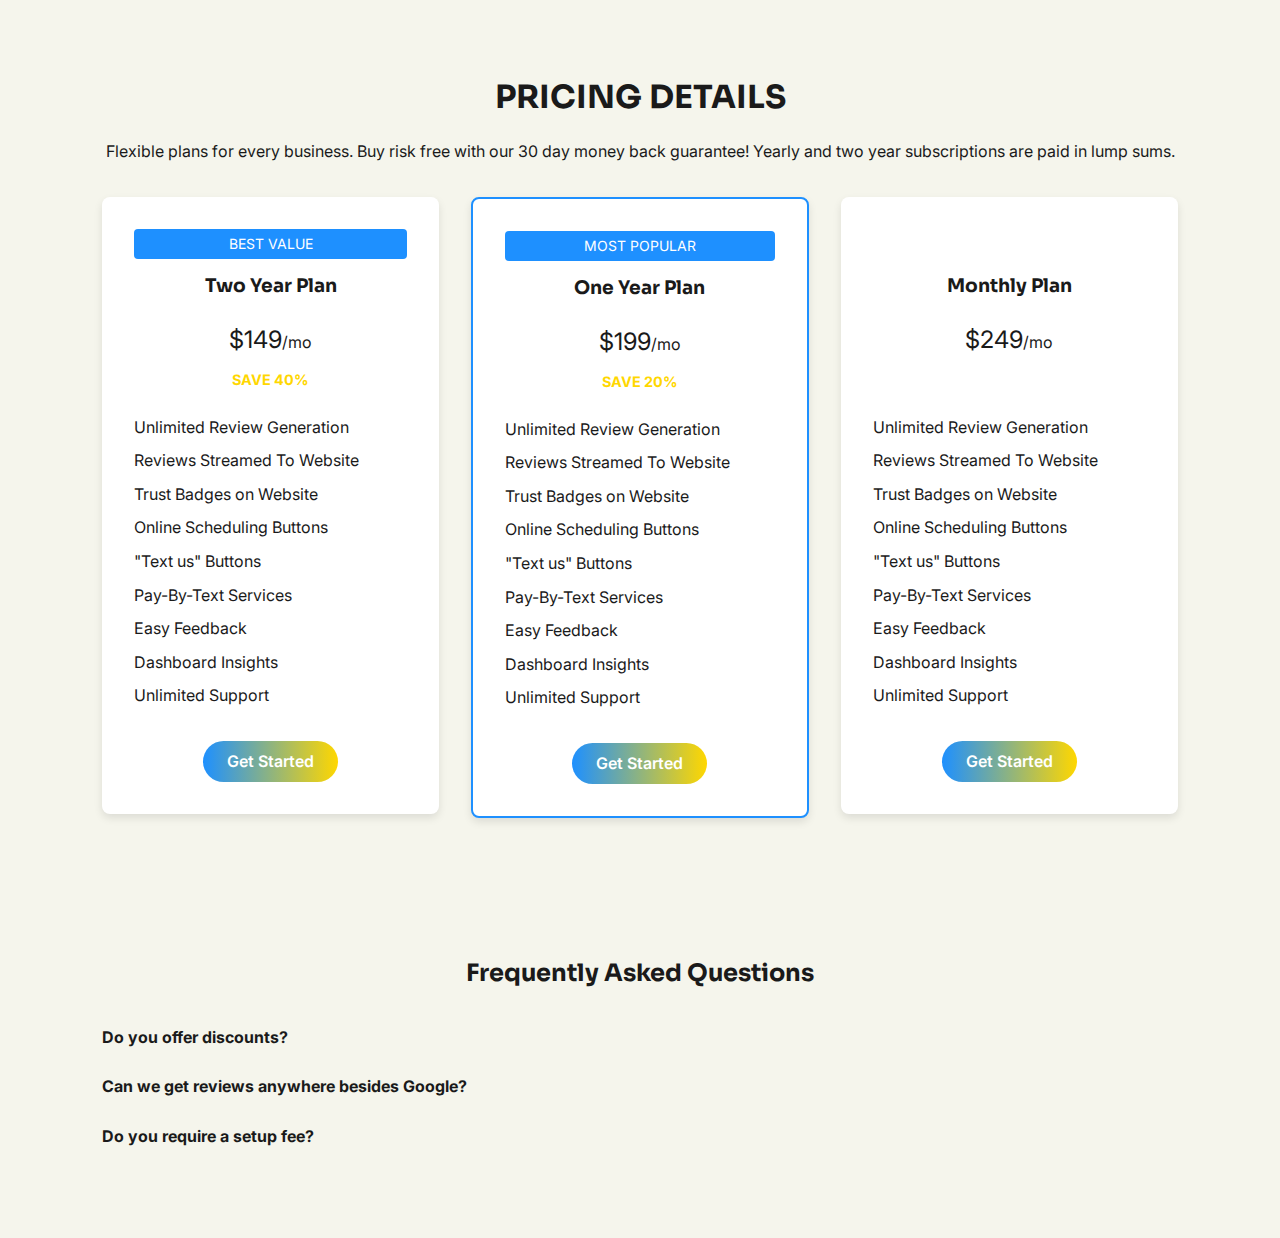
<file: pricing.html>
<!DOCTYPE html>
<html lang="en">
<head>
  <meta charset="UTF-8" />
  <meta name="viewport" content="width=device-width, initial-scale=1.0"/>
  <title>Pricing | Jarvis</title>
  <link rel="icon" type="image/png" href="https://raw.githubusercontent.com/ddra90n/meetjarvis/main/assets/favicon.png" />
  <link href="https://fonts.googleapis.com/css2?family=Inter:wght@400;500;600&family=Sora:wght@400;500;600&display=swap" rel="stylesheet">
  <style>
    :root {
      --primary1: #1E90FF;
      --primary2: #FFD700;
      --secondary1: #f5f5ec;
      --secondary2: #1a1a1a;
      --secondary3: #666666;
    }

    html, body {
      max-width: 100%;
      overflow-x: hidden;
      box-sizing: border-box;
    }

    * {
      box-sizing: inherit;
    }

    body {
      font-family: 'Inter', sans-serif;
      margin: 0;
      padding: 0;
      background-color: var(--secondary1);
      color: var(--secondary2);
      line-height: 1.6;
    }

    .container {
      max-width: 1140px;
      margin: 0 auto;
      padding: 2rem;
    }

    h1, h2, h3 {
      font-family: 'Sora', sans-serif;
      margin: 0.5rem 0;
    }

    .section-title {
      text-align: center;
      margin-bottom: 2rem;
    }

    /* Pricing Section */
    .pricing-section {
      padding: 4rem 2rem;
    }

    .pricing-columns {
      display: grid;
      grid-template-columns: repeat(3, minmax(250px, 1fr));
      grid-gap: 2rem;
      align-items: start;
    }

    .pricing-col {
      display: grid;
      grid-template-rows: auto auto auto auto 1fr auto;
      background: white;
      border-radius: 8px;
      box-shadow: 0 4px 8px rgba(0,0,0,0.1);
      padding: 2rem;
    }

    .middle-plan {
      border: 2px solid var(--primary1);
    }

    .plan-label {
      text-align: center;
      font-size: 0.875rem;
      background: var(--primary1);
      color: white;
      padding: 0.25rem 0.5rem;
      border-radius: 4px;
      white-space: nowrap;
    }

    h3 {
      text-align: center;
      margin: 0.75rem 0;
    }

    .plan-price {
      text-align: center;
      font-size: 1.5rem;
      margin: 0.5rem 0;
      white-space: nowrap;
    }

    .plan-discount {
      text-align: center;
      font-weight: bold;
      color: var(--primary2);
      font-size: 0.9rem;
      margin-bottom: 0.5rem;
      white-space: nowrap;
    }

    .pricing-list {
      list-style: none;
      padding: 0;
      margin: 1rem 0 1.5rem;
    }

    .pricing-list li {
      margin-bottom: 0.5rem;
    }

    .cta-btn {
      display: inline-block;
      margin: 0 auto;
      background: linear-gradient(to right, var(--primary1), var(--primary2));
      color: white;
      padding: 0.5rem 1.5rem;
      border: none;
      border-radius: 999px;
      text-decoration: none;
      font-size: 1rem;
      font-weight: 600;
      text-align: center;
    }

    /* FAQ Section */
    .faq-section {
      padding: 4rem 2rem;
    }

    .faq-item {
      margin-bottom: 1.5rem;
    }

    .faq-question {
      font-weight: bold;
      cursor: pointer;
      margin-bottom: 0.25rem;
    }

    .faq-answer {
      margin-top: 0.5rem;
      padding-left: 1rem;
      display: none;
    }

    /* Mobile Responsive */
    @media (max-width: 768px) {
      .container {
        max-width: 100%;
        padding: 1rem;
      }

      .pricing-columns {
        grid-template-columns: 1fr;
      }

      .pricing-col {
        width: 100%;
      }

      .cta-btn {
        width: 100%;
        text-align: center;
      }
    }
  </style>
</head>
<body>

  <!-- Pricing Section (no header) -->
  <section class="pricing-section container">
    <div class="section-title">
      <h1>PRICING DETAILS</h1>
      <p>Flexible plans for every business. Buy risk free with our 30 day money back guarantee! Yearly and two year subscriptions are paid in lump sums.</p>
    </div>

    <div class="pricing-columns">
      <!-- Column 1: Two Year Plan -->
      <div class="pricing-col">
        <div class="plan-label">BEST VALUE</div>
        <h3>Two Year Plan</h3>
        <div class="plan-price">$149<span style="font-size: 1rem;">/mo</span></div>
        <div class="plan-discount">SAVE 40%</div>
        <ul class="pricing-list">
          <li>Unlimited Review Generation</li>
          <li>Reviews Streamed To Website</li>
          <li>Trust Badges on Website</li>
          <li>Online Scheduling Buttons</li>
          <li>"Text us" Buttons</li>
          <li>Pay-By-Text Services</li>
          <li>Easy Feedback</li>
          <li>Dashboard Insights</li>
          <li>Unlimited Support</li>
        </ul>
        <a href="calendly.html" class="cta-btn">Get Started</a>
      </div>

      <!-- Column 2: One Year Plan -->
      <div class="pricing-col middle-plan">
        <div class="plan-label">MOST POPULAR</div>
        <h3>One Year Plan</h3>
        <div class="plan-price">$199<span style="font-size: 1rem;">/mo</span></div>
        <div class="plan-discount">SAVE 20%</div>
        <ul class="pricing-list">
          <li>Unlimited Review Generation</li>
          <li>Reviews Streamed To Website</li>
          <li>Trust Badges on Website</li>
          <li>Online Scheduling Buttons</li>
          <li>"Text us" Buttons</li>
          <li>Pay-By-Text Services</li>
          <li>Easy Feedback</li>
          <li>Dashboard Insights</li>
          <li>Unlimited Support</li>
        </ul>
        <a href="calendly.html" class="cta-btn">Get Started</a>
      </div>

      <!-- Column 3: Monthly Plan -->
      <div class="pricing-col">
        <div class="plan-label" style="visibility: hidden;">&nbsp;</div>
        <h3>Monthly Plan</h3>
        <div class="plan-price">$249<span style="font-size: 1rem;">/mo</span></div>
        <div class="plan-discount" style="visibility: hidden;">&nbsp;</div>
        <ul class="pricing-list">
          <li>Unlimited Review Generation</li>
          <li>Reviews Streamed To Website</li>
          <li>Trust Badges on Website</li>
          <li>Online Scheduling Buttons</li>
          <li>"Text us" Buttons</li>
          <li>Pay-By-Text Services</li>
          <li>Easy Feedback</li>
          <li>Dashboard Insights</li>
          <li>Unlimited Support</li>
        </ul>
        <a href="calendly.html" class="cta-btn">Get Started</a>
      </div>
    </div>
  </section>

  <!-- FAQ Section -->
  <section class="faq-section container">
    <div class="section-title">
      <h2>Frequently Asked Questions</h2>
    </div>
    <div class="faq-item">
      <div class="faq-question">Do you offer discounts?</div>
      <div class="faq-answer">
        <p>Yes! Get 20% off when you pay upfront for a One Year Plan. Or get 40% off when you pay upfront for a Two Year Plan.</p>
      </div>
    </div>
    <div class="faq-item">
      <div class="faq-question">Can we get reviews anywhere besides Google?</div>
      <div class="faq-answer">
        <p>We can help you build reviews elsewhere, however we recommend you focus your review efforts on Google.</p>
      </div>
    </div>
    <div class="faq-item">
      <div class="faq-question">Do you require a setup fee?</div>
      <div class="faq-answer">
        <p>No, we don't.</p>
      </div>
    </div>
  </section>

  <script>
    // Simple FAQ toggle functionality
    document.querySelectorAll('.faq-question').forEach(item => {
      item.addEventListener('click', () => {
        const answer = item.nextElementSibling;
        answer.style.display = (answer.style.display === 'block') ? 'none' : 'block';
      });
    });
  </script>
</body>
</html>
</file>
